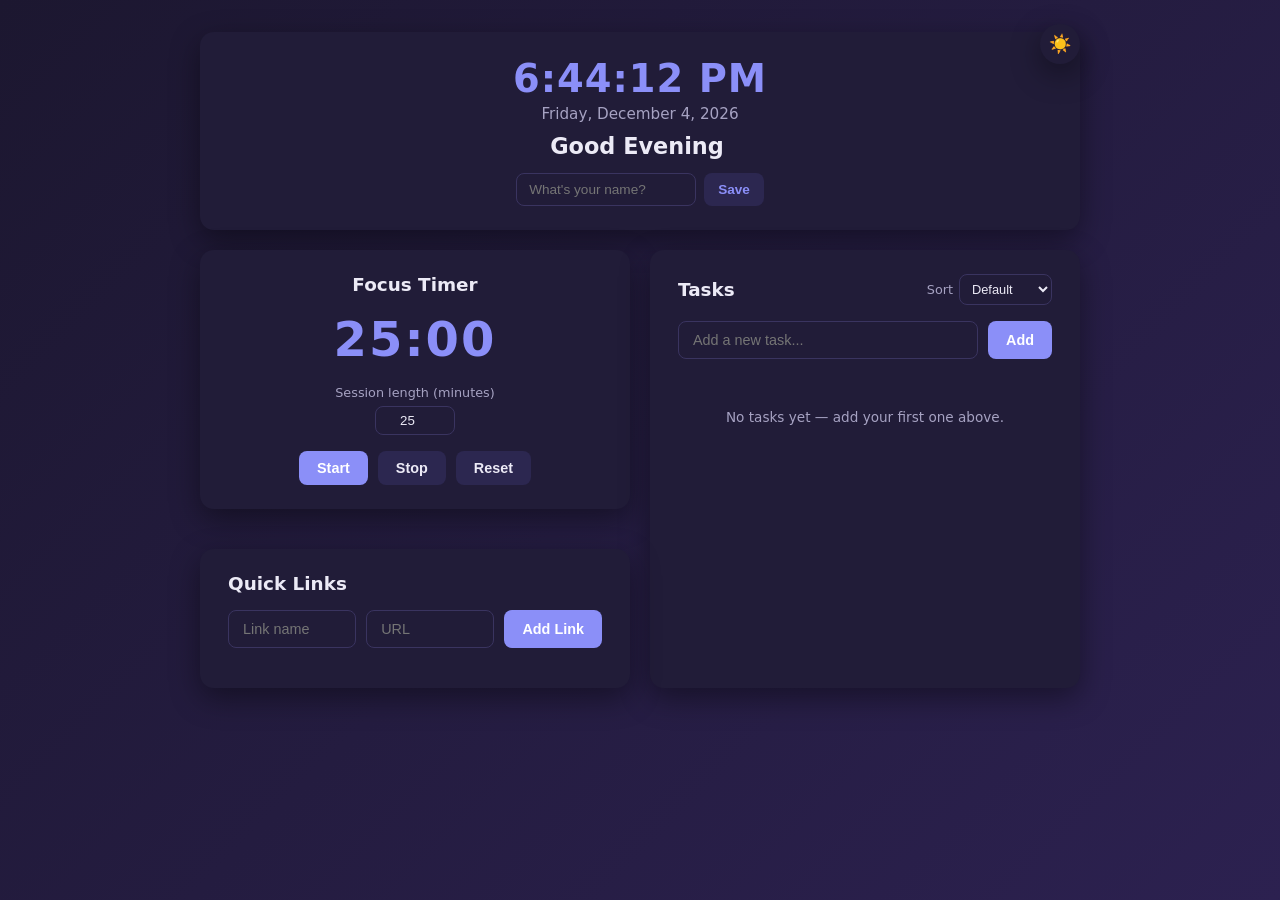
<file: todo-dashboard/index.html>
<!DOCTYPE html>
<html lang="en">
<head>
  <meta charset="UTF-8">
  <meta name="viewport" content="width=device-width, initial-scale=1.0">
  <title>To-Do List Life Dashboard</title>
  <link rel="stylesheet" href="css/style.css">
</head>
<body>

  <div class="dashboard">

    <!-- Theme toggle -->
    <button id="theme-toggle" class="theme-toggle" aria-label="Toggle dark mode" title="Toggle light / dark mode">
      <span id="theme-icon">🌙</span>
    </button>

    <!-- Greeting Card -->
    <section class="card greeting-card">
      <div class="time" id="clock">00:00:00</div>
      <div class="date" id="date">Day, Month Date, Year</div>
      <div class="greeting-row">
        <h1 id="greeting">Good Morning</h1>
        <span id="greeting-name"></span>
      </div>
      <div class="name-edit">
        <input type="text" id="name-input" placeholder="What's your name?" maxlength="20">
        <button id="name-save">Save</button>
      </div>
    </section>

    <div class="grid">

      <!-- Focus Timer Card -->
      <section class="card timer-card">
        <h2>Focus Timer</h2>
        <div class="timer-display" id="timer-display">25:00</div>

        <div class="timer-settings">
          <label for="timer-length">Session length (minutes)</label>
          <input type="number" id="timer-length" min="1" max="120" value="25">
        </div>

        <div class="timer-buttons">
          <button id="start-btn" class="btn btn-primary">Start</button>
          <button id="stop-btn" class="btn btn-secondary">Stop</button>
          <button id="reset-btn" class="btn btn-secondary">Reset</button>
        </div>
      </section>

      <!-- Tasks Card -->
      <section class="card tasks-card">
        <div class="tasks-header">
          <h2>Tasks</h2>
          <div class="sort-control">
            <label for="sort-select">Sort</label>
            <select id="sort-select">
              <option value="default">Default</option>
              <option value="az">A → Z</option>
              <option value="za">Z → A</option>
              <option value="done">Done last</option>
            </select>
          </div>
        </div>

        <div class="task-input-row">
          <input type="text" id="task-input" placeholder="Add a new task...">
          <button id="add-task-btn" class="btn btn-primary">Add</button>
        </div>
        <p class="hint" id="duplicate-hint"></p>

        <ul class="task-list" id="task-list"></ul>
      </section>

      <!-- Quick Links Card -->
      <section class="card links-card">
        <h2>Quick Links</h2>
        <div class="link-input-row">
          <input type="text" id="link-name" placeholder="Link name">
          <input type="text" id="link-url" placeholder="URL">
          <button id="add-link-btn" class="btn btn-primary">Add Link</button>
        </div>
        <div class="links-list" id="links-list"></div>
      </section>

    </div>
  </div>

  <script src="js/script.js"></script>
</body>
</html>
</file>
<file: todo-dashboard/css/style.css>
:root {
  --bg-gradient-start: #d6975f;
  --bg-gradient-end: #8a4fc9;
  --card-bg: #ffffff;
  --card-text: #2b2b3b;
  --muted-text: #6b6b80;
  --accent: #5b5fef;
  --accent-hover: #4a4ed9;
  --accent-soft: #eef0ff;
  --danger: #ef5b6b;
  --danger-hover: #d94455;
  --border: #e2e2ef;
  --shadow: 0 10px 30px rgba(30, 20, 70, 0.18);
  --radius: 14px;
  --done-color: #9a9aaa;
}

[data-theme="dark"] {
  --bg-gradient-start: #1c1730;
  --bg-gradient-end: #2c2150;
  --card-bg: #211c38;
  --card-text: #ECEAF6;
  --muted-text: #a6a2c2;
  --accent: #8b8ff8;
  --accent-hover: #a0a3fb;
  --accent-soft: #2c2750;
  --danger: #f17784;
  --danger-hover: #f5919c;
  --border: #3a3460;
  --shadow: 0 10px 30px rgba(0, 0, 0, 0.4);
  --done-color: #6f6b94;
}

* {
  box-sizing: border-box;
}

body {
  margin: 0;
  min-height: 100vh;
  font-family: 'Segoe UI', system-ui, -apple-system, Roboto, Helvetica, Arial, sans-serif;
  background: linear-gradient(135deg, var(--bg-gradient-start), var(--bg-gradient-end));
  color: var(--card-text);
  padding: 32px 16px;
  transition: background 0.3s ease, color 0.3s ease;
}

.dashboard {
  max-width: 880px;
  margin: 0 auto;
  position: relative;
}

.theme-toggle {
  position: absolute;
  top: -8px;
  right: 0;
  width: 40px;
  height: 40px;
  border-radius: 50%;
  border: none;
  background: var(--card-bg);
  box-shadow: var(--shadow);
  font-size: 18px;
  cursor: pointer;
  display: flex;
  align-items: center;
  justify-content: center;
  transition: transform 0.15s ease;
}

.theme-toggle:hover {
  transform: scale(1.08);
}

.card {
  background: var(--card-bg);
  border-radius: var(--radius);
  box-shadow: var(--shadow);
  padding: 24px 28px;
  margin-bottom: 20px;
  transition: background 0.3s ease;
}

.greeting-card {
  text-align: center;
}

.time {
  font-size: 2.4rem;
  font-weight: 600;
  color: var(--accent);
  letter-spacing: 1px;
}

.date {
  font-size: 0.95rem;
  color: var(--muted-text);
  margin-top: 4px;
}

.greeting-row {
  display: flex;
  align-items: baseline;
  justify-content: center;
  gap: 6px;
  margin-top: 10px;
  flex-wrap: wrap;
}

.greeting-row h1 {
  font-size: 1.4rem;
  margin: 0;
}

#greeting-name {
  font-size: 1.4rem;
  font-weight: 700;
  color: var(--accent);
}

.name-edit {
  margin-top: 14px;
  display: flex;
  justify-content: center;
  gap: 8px;
  flex-wrap: wrap;
}

.name-edit input {
  padding: 8px 12px;
  border-radius: 8px;
  border: 1px solid var(--border);
  font-size: 0.85rem;
  background: var(--card-bg);
  color: var(--card-text);
  outline: none;
  width: 180px;
}

.name-edit input:focus {
  border-color: var(--accent);
}

.name-edit button {
  padding: 8px 14px;
  border: none;
  border-radius: 8px;
  background: var(--accent-soft);
  color: var(--accent);
  font-weight: 600;
  cursor: pointer;
  font-size: 0.85rem;
}

.name-edit button:hover {
  background: var(--accent);
  color: #fff;
}

.grid {
  display: grid;
  grid-template-columns: 1fr 1fr;
  gap: 20px;
}

.timer-card,
.links-card {
  grid-column: 1;
}

.tasks-card {
  grid-column: 2;
  grid-row: 1 / 3;
}

h2 {
  margin: 0 0 16px 0;
  font-size: 1.15rem;
}

.timer-card {
  text-align: center;
}

.timer-display {
  font-size: 3rem;
  font-weight: 700;
  color: var(--accent);
  margin: 6px 0 18px 0;
  letter-spacing: 2px;
}

.timer-settings {
  display: flex;
  flex-direction: column;
  align-items: center;
  gap: 6px;
  margin-bottom: 16px;
}

.timer-settings label {
  font-size: 0.8rem;
  color: var(--muted-text);
}

.timer-settings input {
  width: 80px;
  text-align: center;
  padding: 6px 8px;
  border-radius: 8px;
  border: 1px solid var(--border);
  background: var(--card-bg);
  color: var(--card-text);
  outline: none;
}

.timer-settings input:focus {
  border-color: var(--accent);
}

.timer-buttons {
  display: flex;
  justify-content: center;
  gap: 10px;
  flex-wrap: wrap;
}

.btn {
  border: none;
  border-radius: 8px;
  padding: 9px 18px;
  font-size: 0.9rem;
  font-weight: 600;
  cursor: pointer;
  transition: background 0.15s ease, transform 0.1s ease;
}

.btn:active {
  transform: scale(0.97);
}

.btn-primary {
  background: var(--accent);
  color: #fff;
}

.btn-primary:hover {
  background: var(--accent-hover);
}

.btn-secondary {
  background: var(--accent-soft);
  color: var(--card-text);
}

.btn-secondary:hover {
  filter: brightness(0.95);
}

.tasks-header {
  display: flex;
  align-items: center;
  justify-content: space-between;
  gap: 10px;
  flex-wrap: wrap;
}

.sort-control {
  display: flex;
  align-items: center;
  gap: 6px;
  margin-bottom: 16px;
}

.sort-control label {
  font-size: 0.8rem;
  color: var(--muted-text);
}

.sort-control select {
  padding: 6px 8px;
  border-radius: 8px;
  border: 1px solid var(--border);
  background: var(--card-bg);
  color: var(--card-text);
  font-size: 0.8rem;
  outline: none;
}

.task-input-row {
  display: flex;
  gap: 10px;
  margin-bottom: 4px;
}

.task-input-row input {
  flex: 1;
  padding: 10px 14px;
  border-radius: 8px;
  border: 1px solid var(--border);
  background: var(--card-bg);
  color: var(--card-text);
  outline: none;
  font-size: 0.9rem;
}

.task-input-row input:focus {
  border-color: var(--accent);
}

.hint {
  min-height: 18px;
  color: var(--danger);
  font-size: 0.78rem;
  margin: 4px 0 8px 0;
}

.task-list {
  list-style: none;
  margin: 8px 0 0 0;
  padding: 0;
  max-height: 360px;
  overflow-y: auto;
}

.task-item {
  display: flex;
  align-items: center;
  gap: 10px;
  padding: 10px 4px;
  border-bottom: 1px solid var(--border);
}

.task-item:last-child {
  border-bottom: none;
}

.task-item input[type="checkbox"] {
  width: 18px;
  height: 18px;
  accent-color: var(--accent);
  cursor: pointer;
  flex-shrink: 0;
}

.task-text {
  flex: 1;
  font-size: 0.92rem;
  cursor: text;
  outline: none;
  word-break: break-word;
}

.task-text:focus {
  background: var(--accent-soft);
  border-radius: 6px;
  padding: 2px 6px;
}

.task-item.done .task-text {
  text-decoration: line-through;
  color: var(--done-color);
}

.task-delete {
  background: var(--danger);
  color: #fff;
  border: none;
  border-radius: 6px;
  padding: 6px 12px;
  font-size: 0.78rem;
  font-weight: 600;
  cursor: pointer;
  flex-shrink: 0;
}

.task-delete:hover {
  background: var(--danger-hover);
}

.task-list:empty::after {
  content: "No tasks yet — add your first one above.";
  display: block;
  color: var(--muted-text);
  font-size: 0.85rem;
  padding: 20px 4px;
  text-align: center;
}

.link-input-row {
  display: flex;
  gap: 10px;
  margin-bottom: 16px;
  flex-wrap: wrap;
}

.link-input-row input {
  flex: 1;
  min-width: 100px;
  padding: 10px 14px;
  border-radius: 8px;
  border: 1px solid var(--border);
  background: var(--card-bg);
  color: var(--card-text);
  outline: none;
  font-size: 0.9rem;
}

.link-input-row input:focus {
  border-color: var(--accent);
}

.links-list {
  display: flex;
  gap: 10px;
  flex-wrap: wrap;
}

.link-chip {
  display: flex;
  align-items: center;
  gap: 8px;
  background: var(--accent);
  color: #fff;
  border-radius: 20px;
  padding: 8px 14px;
  font-size: 0.85rem;
  font-weight: 600;
  text-decoration: none;
  border: none;
  cursor: pointer;
}

.link-chip:hover {
  background: var(--accent-hover);
}

.link-remove {
  background: rgba(255, 255, 255, 0.25);
  border: none;
  color: #fff;
  border-radius: 50%;
  width: 18px;
  height: 18px;
  font-size: 11px;
  line-height: 1;
  cursor: pointer;
  display: flex;
  align-items: center;
  justify-content: center;
}

.link-remove:hover {
  background: rgba(255, 255, 255, 0.45);
}

@media (max-width: 720px) {
  .grid {
    grid-template-columns: 1fr;
  }
  .timer-card,
  .links-card,
  .tasks-card {
    grid-column: 1;
    grid-row: auto;
  }
  .time {
    font-size: 1.9rem;
  }
  .theme-toggle {
    top: -44px;
    right: 8px;
  }
}
</file>
